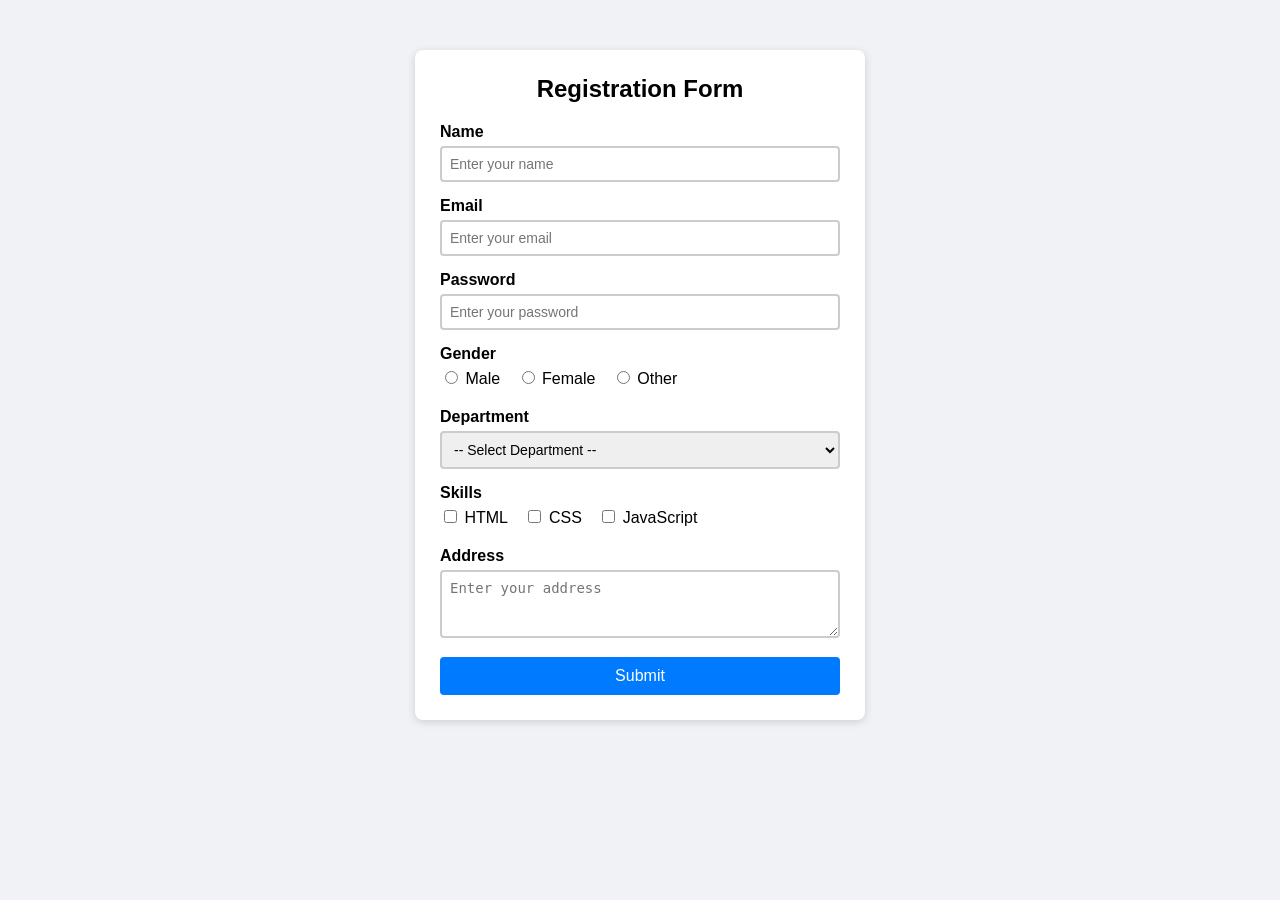
<file: Practice/index.html>
<!DOCTYPE html>
<html lang="en">
<head>
  <meta charset="UTF-8">
  <meta name="viewport" content="width=device-width, initial-scale=1.0">
  <title>Registration Form</title>
  <link rel="stylesheet" href="style.css">
</head>
<body>

  <div class="container">
    <h2>Registration Form</h2>

    <form id="myForm" novalidate>

      <!-- Name -->
      <div class="form-group">
        <label for="name">Name</label>
        <input type="text" id="name" placeholder="Enter your name">
        <span class="error" id="nameError"></span>
      </div>

      <!-- Email -->
      <div class="form-group">
        <label for="email">Email</label>
        <input type="text" id="email" placeholder="Enter your email">
        <span class="error" id="emailError"></span>
      </div>

      <!-- Password -->
      <div class="form-group">
        <label for="password">Password</label>
        <input type="password" id="password" placeholder="Enter your password">
        <span class="error" id="passwordError"></span>
      </div>

      <!-- Gender -->
      <div class="form-group">
        <label>Gender</label>
        <div class="options">
          <label><input type="radio" name="gender" value="Male"> Male</label>
          <label><input type="radio" name="gender" value="Female"> Female</label>
          <label><input type="radio" name="gender" value="Other"> Other</label>
        </div>
        <span class="error" id="genderError"></span>
      </div>

      <!-- Department -->
      <div class="form-group">
        <label for="department">Department</label>
        <select id="department">
          <option value="">-- Select Department --</option>
          <option value="CSE">CSE</option>
          <option value="EEE">EEE</option>
          <option value="BBA">BBA</option>
          <option value="English">English</option>
        </select>
        <span class="error" id="departmentError"></span>
      </div>

      <!-- Skills -->
      <div class="form-group">
        <label>Skills</label>
        <div class="options">
          <label><input type="checkbox" name="skill" value="HTML"> HTML</label>
          <label><input type="checkbox" name="skill" value="CSS"> CSS</label>
          <label><input type="checkbox" name="skill" value="JavaScript"> JavaScript</label>
        </div>
        <span class="error" id="skillError"></span>
      </div>

      <!-- Address -->
      <div class="form-group">
        <label for="address">Address</label>
        <textarea id="address" rows="3" placeholder="Enter your address"></textarea>
        <span class="error" id="addressError"></span>
      </div>

      <button type="submit">Submit</button>
    </form>
  </div>

  <script src="script.js"></script>
</body>
</html>
</file>
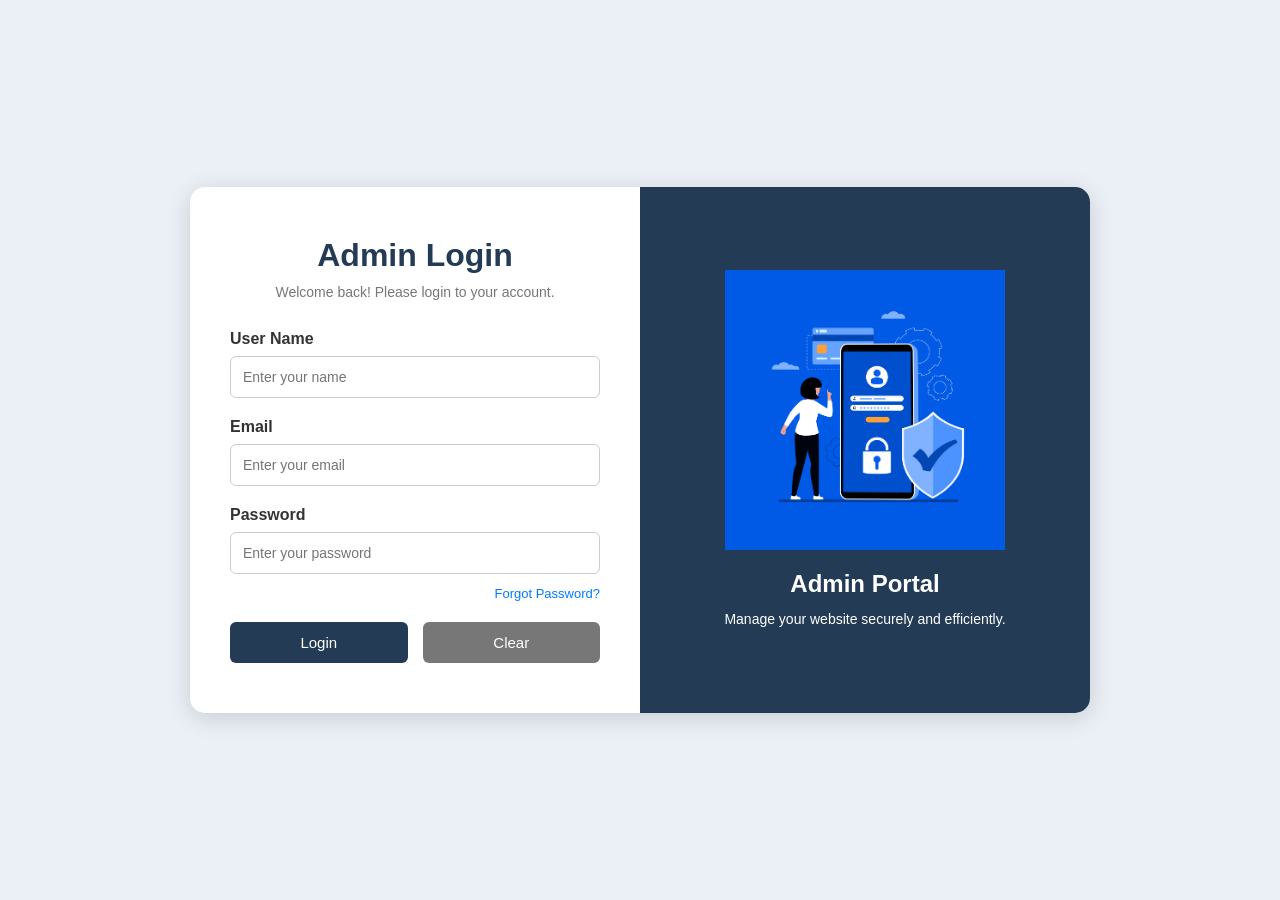
<file: admin_login.html>
<!DOCTYPE html>
<html lang="en">
<head>
    <meta charset="UTF-8">
    <meta name="viewport" content="width=device-width, initial-scale=1.0">
    <title>Admin Login Page</title>
    <link rel="stylesheet" href="adminLogin.css">
</head>
<body>

    <div class="container">

        <!-- Left Side: Login Form -->
        <div class="login-section">

            <h1>Admin Login</h1>
            <p class="subtitle">Welcome back! Please login to your account.</p>

            <form id="adminForm" novalidate>

                <div class="adminLogin-group">
                    <label for="name">User Name</label>
                    <input type="text" id="name" placeholder="Enter your name">
                    <span class="error" id="userNameError"></span>
                </div>

                <div class="adminLogin-group">
                    <label for="email">Email</label>
                    <input type="email" id="email" placeholder="Enter your email">
                    <span class="error" id="emailError"></span>
                </div>

                <div class="adminLogin-group">
                    <label for="password">Password</label>
                    <input type="password" id="password" placeholder="Enter your password">
                    <span class="error" id="passwordError"></span>

                    <div class="forgot-password">
                        <a href="help.html">Forgot Password?</a>
                    </div>
                </div>

                <div class="button-group">
                    <button type="submit">Login</button>
                    <button type="reset" class="clear-btn">Clear</button>
                </div>

            </form>
        </div>

        <!-- Right Side: Image -->
        <div class="image-section">

            <img src="admin.jpg" alt="Admin Illustration">

            <h2>Admin Portal</h2>
            <p>Manage your website securely and efficiently.</p>

        </div>

    </div>

</body>
</html>
</file>
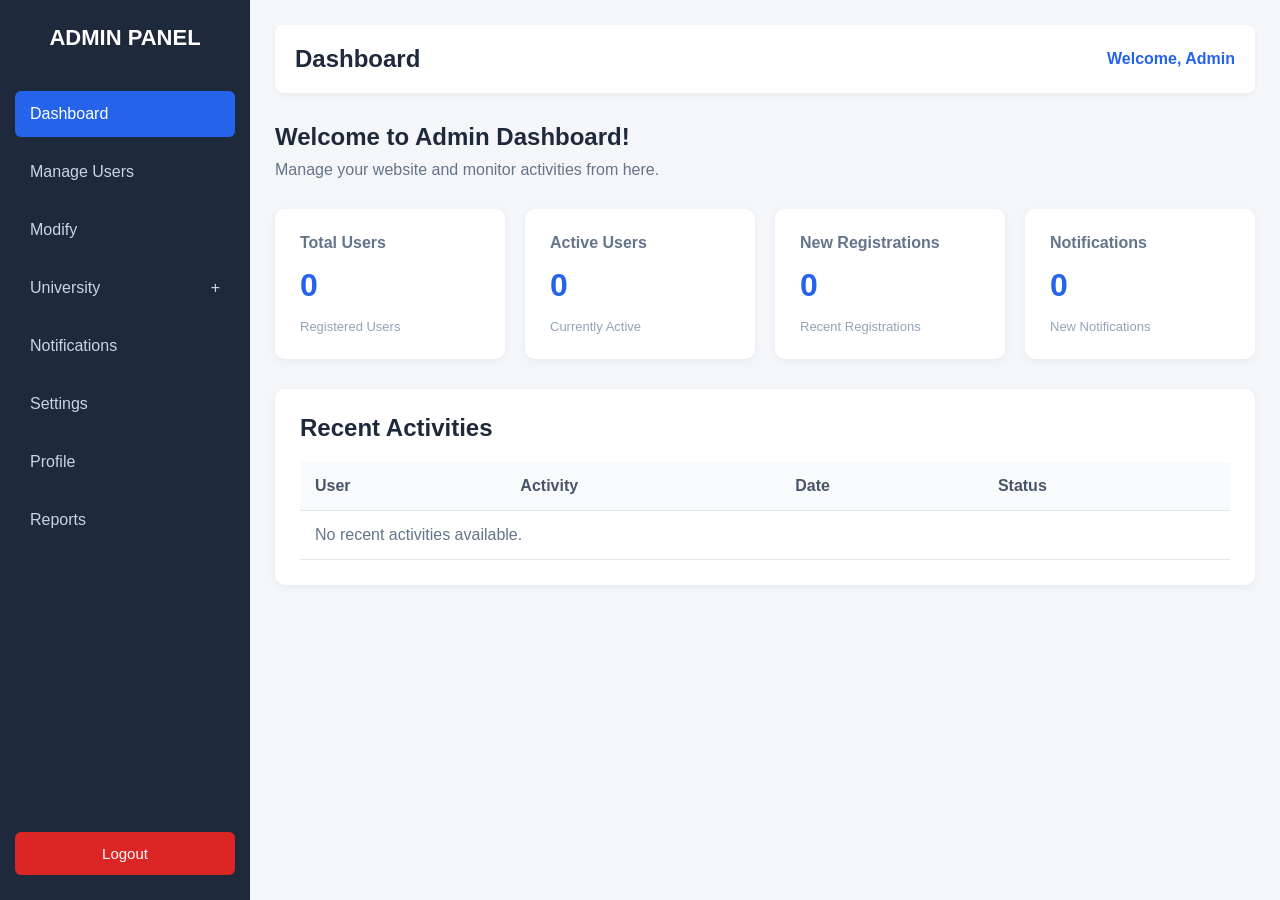
<file: adminDashboard.html>
<!DOCTYPE html>
<html lang="en">

<head>
    <meta charset="UTF-8">
    <meta name="viewport" content="width=device-width, initial-scale=1.0">

    <title>Admin Dashboard</title>

    <link rel="stylesheet" href="adminDashboard.css">
</head>

<body>

    <div class="dashboard-container">

        <!-- Sidebar -->
        <aside class="sidebar">

            <h2 class="logo">ADMIN PANEL</h2>

            <ul class="sidebar-menu">

                <li class="active">
                    <a href="adminDashboard.html">Dashboard</a>
                </li>

                <li>
                    <a href="manageUsers.html">Manage Users</a>
                </li>
                <li>
                    <a href="modifyUniversity.html">Modify</a>
                </li>

                <!-- University Menu -->
                <li class="university-menu">

                    <button type="button" class="menu-toggle"
                        id="universityToggle"
                        aria-expanded="false"
                        aria-controls="universitySubmenu">

                        <span>University</span>
                        <span id="universityArrow">+</span>

                    </button>

                    <!-- University Submenu -->
                    <ul class="submenu" id="universitySubmenu" hidden>

                        <li>
                            <a href="#" id="publicUniversityLink">
                                Public University
                            </a>
                        </li>

                        <li>
                            <a href="privateDashboard.html">
                                Private University
                            </a>
                        </li>

                    </ul>

                </li>

                <li>
                    <a href="notifications.html">Notifications</a>
                </li>

                <li>
                    <a href="settings.html">Settings</a>
                </li>

                <li>
                    <a href="profile.html">Profile</a>
                </li>

                <li>
                    <a href="reports.html">Reports</a>
                </li>

            </ul>

            <div class="logout-section">
                <button id="logoutBtn">Logout</button>
            </div>

        </aside>


        <!-- Main Content -->
        <main class="main-content">

            <!-- Top Navigation -->
            <header class="topbar">

                <h2>Dashboard</h2>

                <div class="admin-info">
                    <span>Welcome, Admin</span>
                </div>

            </header>


            <!-- Welcome Section -->
            <section class="welcome-section">

                <h1>Welcome to Admin Dashboard!</h1>

                <p>Manage your website and monitor activities from here.</p>

            </section>


            <!-- Dashboard Cards -->
            <section class="dashboard-cards">

                <div class="card">
                    <h3>Total Users</h3>
                    <h1 id="totalUsers">0</h1>
                    <p>Registered Users</p>
                </div>

                <div class="card">
                    <h3>Active Users</h3>
                    <h1 id="activeUsers">0</h1>
                    <p>Currently Active</p>
                </div>

                <div class="card">
                    <h3>New Registrations</h3>
                    <h1 id="newUsers">0</h1>
                    <p>Recent Registrations</p>
                </div>

                <div class="card">
                    <h3>Notifications</h3>
                    <h1 id="totalNotifications">0</h1>
                    <p>New Notifications</p>
                </div>

            </section>


            <!-- Recent Activities -->
            <section class="recent-activities">

                <h2>Recent Activities</h2>

                <table>

                    <thead>
                        <tr>
                            <th>User</th>
                            <th>Activity</th>
                            <th>Date</th>
                            <th>Status</th>
                        </tr>
                    </thead>

                    <tbody id="activityTable">

                        <tr>
                            <td colspan="4">No recent activities available.</td>
                        </tr>

                    </tbody>

                </table>

            </section>

        </main>

    </div>

    <script src="adminDashboard.js"></script>

</body>
</html>
</file>
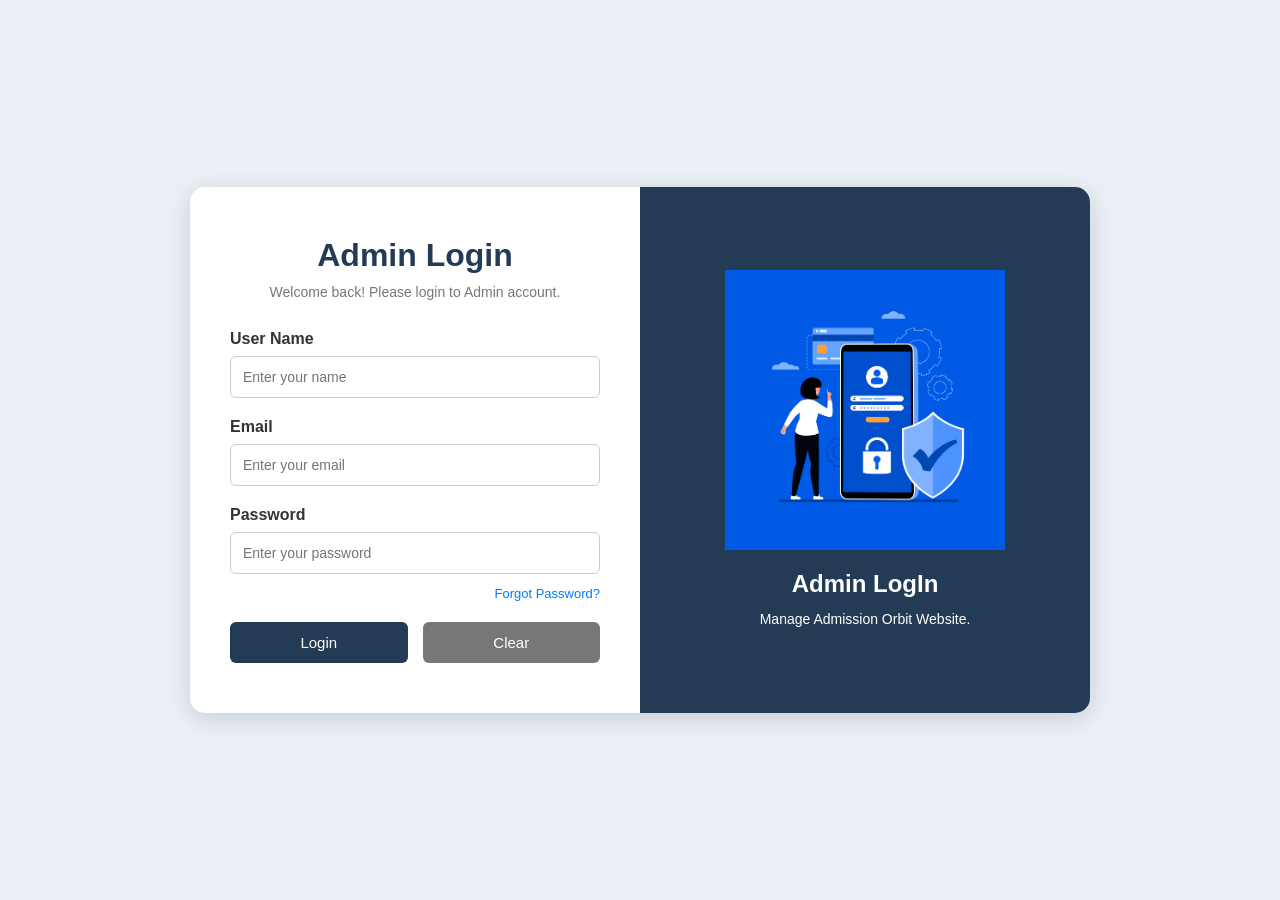
<file: adminLogin.html>
<!DOCTYPE html>
<html lang="en">
<head>
    <meta charset="UTF-8">
    <meta name="viewport" content="width=device-width, initial-scale=1.0">
    <title>Admin Login Page</title>
    <link rel="stylesheet" href="adminLogin.css">
</head>
<body>

    <div class="container">

        <!--Left Side:Login Form-->
        <div class="login-section">

            <h1>Admin Login</h1>
            <p class="subtitle">Welcome back! Please login to Admin account.</p>

            <form id="adminForm" novalidate>

                <div class="adminLogin-group">
                    <label for="name">User Name</label>
                    <input type="text" id="username" placeholder="Enter your name">
                    <span class="error" id="userNameError"></span>
                </div>

                <div class="adminLogin-group">
                    <label for="email">Email</label>
                    <input type="email" id="email" placeholder="Enter your email">
                    <span class="error" id="emailError"></span>
                </div>

                <div class="adminLogin-group">
                    <label for="password">Password</label>
                    <input type="password" id="password" placeholder="Enter your password">
                    <span class="error" id="passwordError"></span>

                    <div class="forgot-password">
                        <a href="forgetPassword.html">Forgot Password?</a>
                    </div>
                </div>

                <div class="button-group">
                    <button type="submit">Login</button>
                    <button type="reset" class="clear-btn">Clear</button>
                </div>

            </form>
        </div>

        <!--Right Side:Image -->
        <div class="image-section">

            <img src="admin.jpg" alt="Admin Illustration">

            <h2>Admin LogIn</h2>
            <p>Manage Admission Orbit Website.</p>
            

        </div>

    </div>
<script src="adminLogin.js"></script>
</body>
</html>
</file>
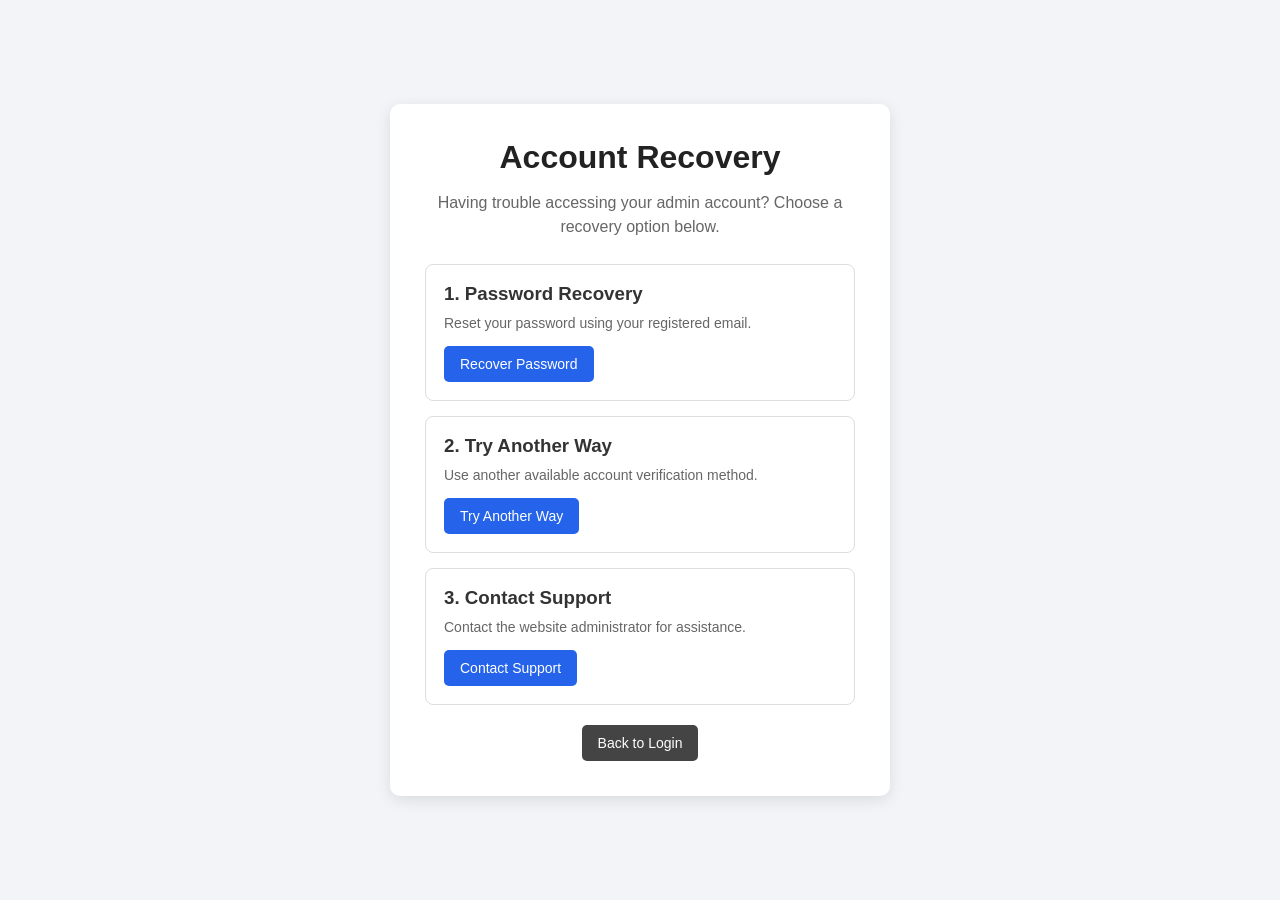
<file: forgetPassword.html>
<!DOCTYPE html>
<html lang="en">
<head>
    <meta charset="UTF-8">
    <meta name="viewport" content="width=device-width, initial-scale=1.0">
    <title>Account Recovery</title>
    <link rel="stylesheet" href="forgetPassword.css">
</head>

<body>

    <div class="container">

        <div class="login-section">

            <h1>Account Recovery</h1>

            <p class="subtitle">
                Having trouble accessing your admin account?
                Choose a recovery option below.
            </p>

            <!-- Option 1: Password Recovery -->
            <div class="adminLogin-group">
                <h3>1. Password Recovery</h3>
                <p>Reset your password using your registered email.</p>

                <button onclick="passwordRecovery()">
                    Recover Password
                </button>
            </div>

            <!-- Option 2: Try Another Way -->
            <div class="adminLogin-group">
                <h3>2. Try Another Way</h3>
                <p>Use another available account verification method.</p>

                <button onclick="tryAnotherWay()">
                    Try Another Way
                </button>
            </div>

            <!-- Option 3: Contact Support -->
            <div class="adminLogin-group">
                <h3>3. Contact Support</h3>
                <p>Contact the website administrator for assistance.</p>

                <button onclick="contactSupport()">
                    Contact Support
                </button>
            </div>

            <!-- Back to Login -->
            <div class="button-group">
                <button onclick="window.location.href='adminLogin.html'">
                    Back to Login
                </button>
            </div>

        </div>

    </div>

    <script>

        // Option 1: Password Recovery
        function passwordRecovery() {
            let email = prompt("Enter your registered email:");

            if (email === null || email.trim() === "") {
                alert("Please enter your email address.");
            }
            else if (email.trim() === "admin123@gmail.com") {
                alert("Password recovery request submitted successfully!");
            }
            else {
                alert("Email address not registered!");
            }
        }

        // Option 2: Try Another Way
        function tryAnotherWay() {
            let choice = prompt(
                "Choose another verification method:\n1. Username\n2. Email"
            );

            if (choice === "1") {
                let username = prompt("Enter your username:");

                if (username === "admin") {
                    alert("Username verified successfully!");
                }
                else {
                    alert("Invalid username!");
                }
            }
            else if (choice === "2") {
                let email = prompt("Enter your registered email:");

                if (email === "admin123@gmail.com") {
                    alert("Email verified successfully!");
                }
                else {
                    alert("Invalid email!");
                }
            }
            else if (choice !== null) {
                alert("Invalid selection!");
            }
        }

        // Option 3: Contact Support
        function contactSupport() {
            alert(
                "For account assistance, please contact:\n\n" +
                "Email: admin123@gmail.com"
            );
        }

    </script>
    <script src="forgetPassword.js"></script>

</body>
</html>
</file>
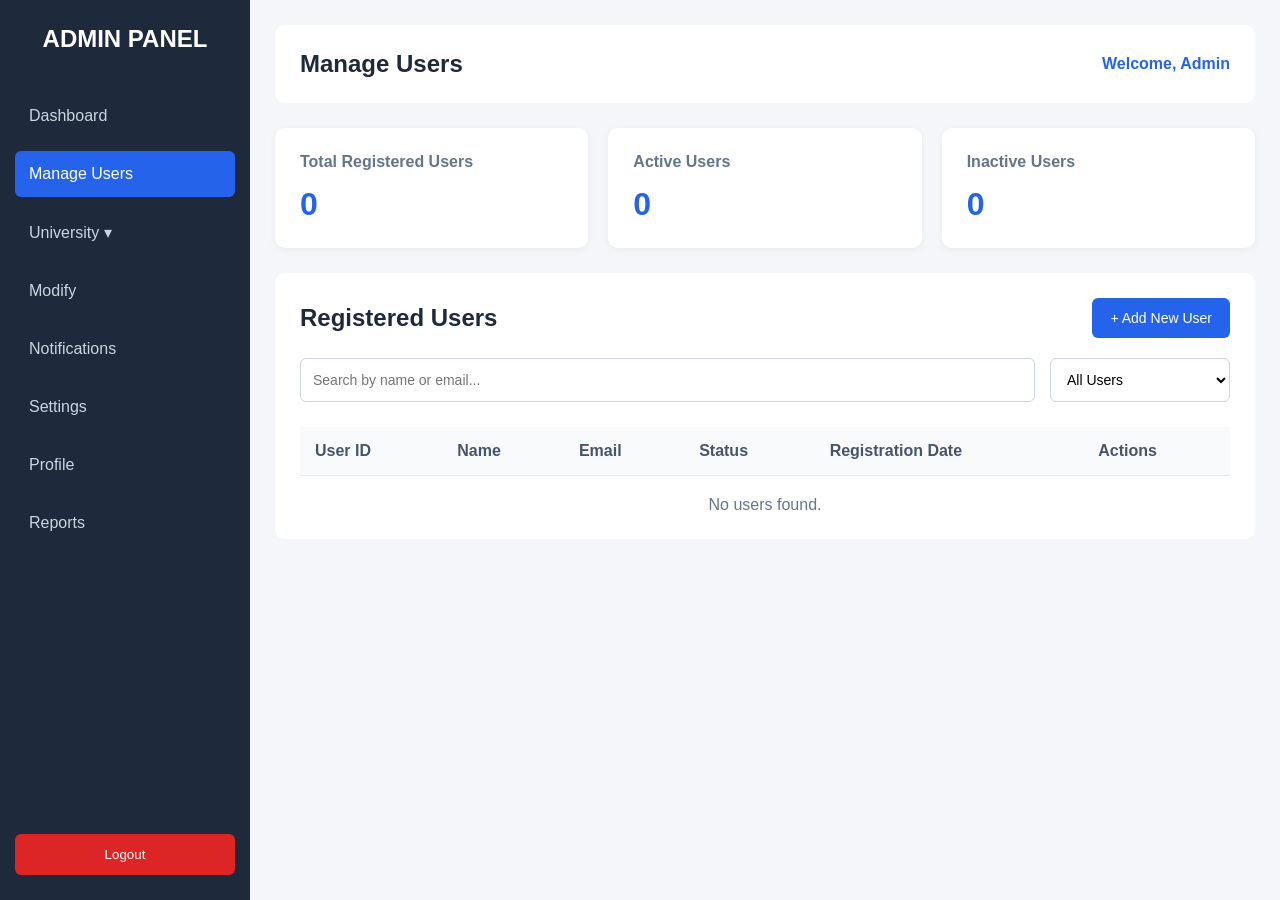
<file: manageUsers.html>
<!DOCTYPE html>
<html lang="en">

<head>
    <meta charset="UTF-8">
    <meta name="viewport" content="width=device-width, initial-scale=1.0">

    <title>Manage Users</title>

    <link rel="stylesheet" href="manageUsers.css">
</head>

<body>

    <div class="dashboard-container">

        <!-- Sidebar -->
        <aside class="sidebar">

            <h2>ADMIN PANEL</h2>

            <ul>
                <li>
                    <a href="adminDashboard.html">Dashboard</a>
                </li>

                <li class="active">
                    <a href="manageUsers.html">Manage Users</a>
                </li>

                <!-- University Menu -->
                <li>
                    <a href="#" id="universityToggle">University ▾</a>

                    <ul class="submenu" id="universitySubmenu">
                        <li>
                            <a href="publicDashboard.html">Public University</a>
                        </li>

                        <li>
                            <a href="privateDashboard.html">Private University</a>
                        </li>
                    </ul>
                </li>

                <!-- Modify Option -->
                <li>
                    <a href="modifyUniversity.html">Modify</a>
                </li>

                <li>
                    <a href="notifications.html">Notifications</a>
                </li>

                <li>
                    <a href="settings.html">Settings</a>
                </li>

                <li>
                    <a href="profile.html">Profile</a>
                </li>

                <li>
                    <a href="reports.html">Reports</a>
                </li>
            </ul>

            <button id="logoutBtn">Logout</button>

        </aside>


        <!-- Main Content -->
        <main class="main-content">

            <!-- Topbar -->
            <header class="topbar">
                <h2>Manage Users</h2>
                <span>Welcome, Admin</span>
            </header>


            <!-- User Summary -->
            <section class="user-summary">

                <div class="summary-card">
                    <h3>Total Registered Users</h3>
                    <h1 id="totalUsers">0</h1>
                </div>

                <div class="summary-card">
                    <h3>Active Users</h3>
                    <h1 id="activeUsers">0</h1>
                </div>

                <div class="summary-card">
                    <h3>Inactive Users</h3>
                    <h1 id="inactiveUsers">0</h1>
                </div>

            </section>


            <!-- Registered Users Section -->
            <section class="user-section">

                <div class="section-header">

                    <h2>Registered Users</h2>

                    <button id="addUserBtn" class="add-user-btn">
                        + Add New User
                    </button>

                </div>


                <!-- Search and Filter -->
                <div class="search-filter-section">

                    <input
                        type="text"
                        id="searchUser"
                        placeholder="Search by name or email..."
                    >

                    <select id="statusFilter">
                        <option value="all">All Users</option>
                        <option value="Active">Active Users</option>
                        <option value="Inactive">Inactive Users</option>
                    </select>

                </div>


                <!-- Users Table -->
                <div class="table-container">

                    <table>

                        <thead>
                            <tr>
                                <th>User ID</th>
                                <th>Name</th>
                                <th>Email</th>
                                <th>Status</th>
                                <th>Registration Date</th>
                                <th>Actions</th>
                            </tr>
                        </thead>

                        <tbody id="userTable">
                            <!-- User records will be displayed here -->
                        </tbody>

                    </table>

                </div>

                <p id="noUsers" class="no-users"></p>

            </section>

        </main>

    </div>


    <!-- Add / Edit User Modal -->
    <div id="userModal" class="modal">

        <div class="modal-content">

            <span class="close-modal" id="closeUserModal">&times;</span>

            <h2 id="userModalTitle">Add New User</h2>

            <form id="userForm">

                <input type="hidden" id="editUserId">

                <label for="userName">Full Name</label>
                <input
                    type="text"
                    id="userName"
                    placeholder="Enter full name"
                    required
                >

                <label for="userEmail">Email Address</label>
                <input
                    type="email"
                    id="userEmail"
                    placeholder="Enter email address"
                    required
                >

                <label for="userPassword">Password</label>
                <input
                    type="password"
                    id="userPassword"
                    placeholder="Enter password"
                >

                <label for="userStatus">Account Status</label>
                <select id="userStatus">
                    <option value="Active">Active</option>
                    <option value="Inactive">Inactive</option>
                </select>

                <button type="submit" id="saveUserBtn">
                    Save User
                </button>

            </form>

        </div>

    </div>


    <!-- View User Details Modal -->
    <div id="detailsModal" class="modal">

        <div class="modal-content">

            <span class="close-modal" id="closeDetailsModal">&times;</span>

            <h2>User Details</h2>

            <div class="user-details">

                <p><strong>User ID:</strong> <span id="detailId"></span></p>

                <p><strong>Name:</strong> <span id="detailName"></span></p>

                <p><strong>Email:</strong> <span id="detailEmail"></span></p>

                <p><strong>Status:</strong> <span id="detailStatus"></span></p>

                <p><strong>Registration Date:</strong> <span id="detailDate"></span></p>

            </div>

        </div>

    </div>


    <script src="manageUsers.js"></script>

</body>
</html>
</file>
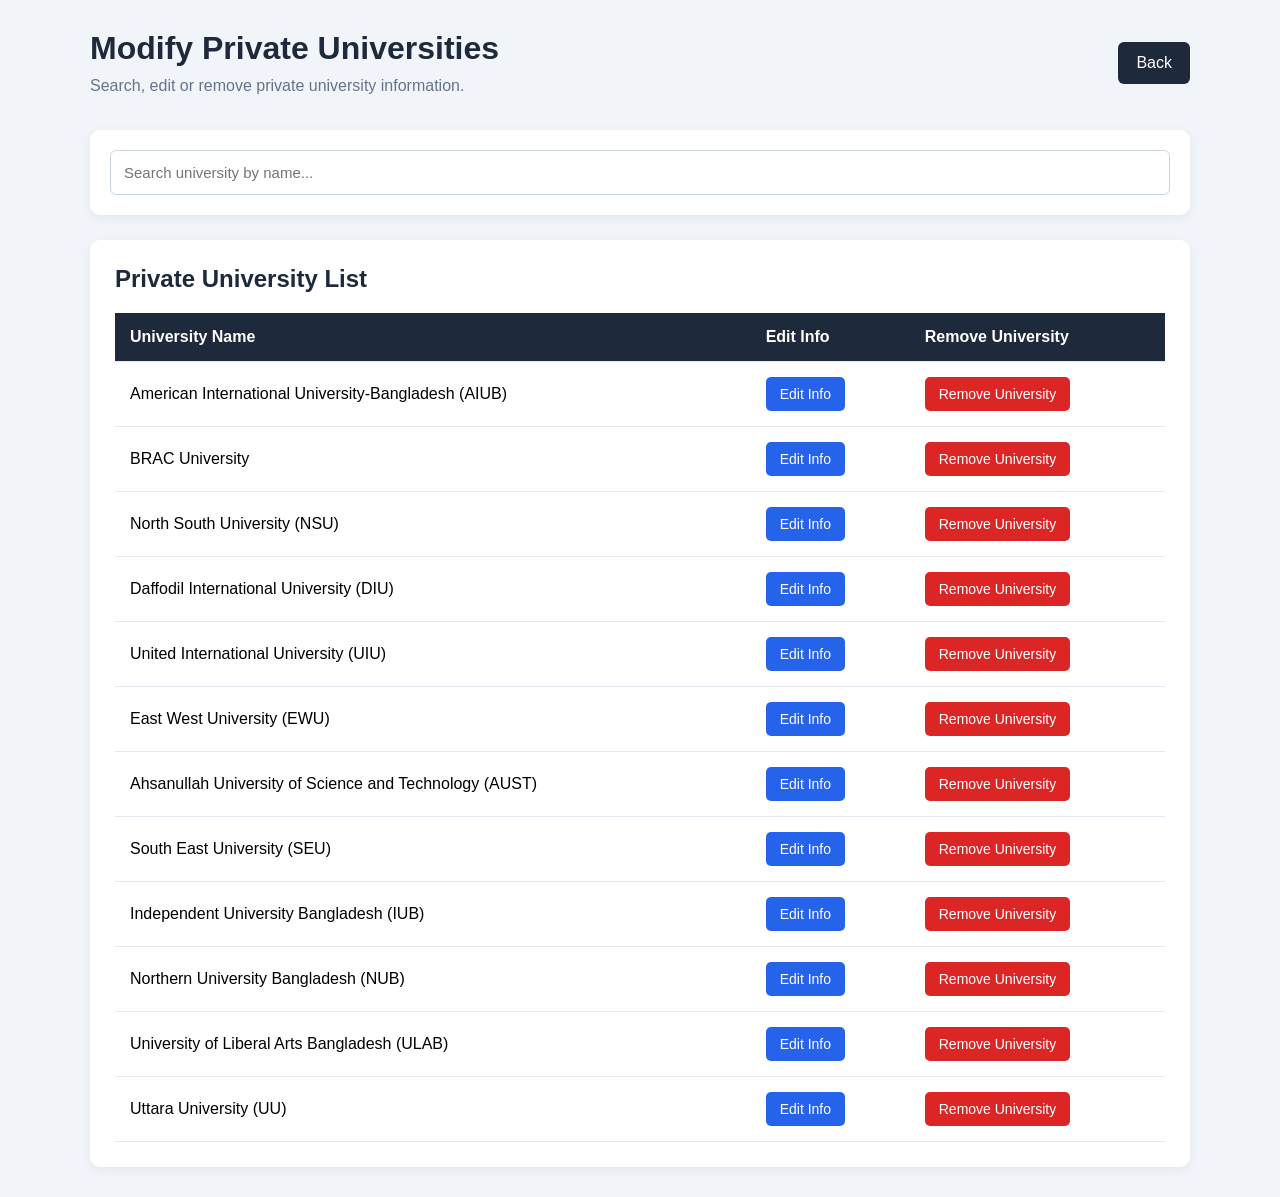
<file: modifyPrivateUniversity.html>
<!DOCTYPE html>
<html lang="en">

<head>
    <meta charset="UTF-8">
    <meta name="viewport" content="width=device-width, initial-scale=1.0">

    <title>Modify Private Universities</title>

    <link rel="stylesheet" href="modifyPrivateUniversity.css">
</head>

<body>

    <div class="container">

        <!-- Page Header -->
        <header class="page-header">

            <div>
                <h1>Modify Private Universities</h1>
                <p>Search, edit or remove private university information.</p>
            </div>

            <a href="modifyUniversity.html" class="back-button">
                Back
            </a>

        </header>


        <!-- Search Section -->
        <section class="search-section">

            <input
                type="text"
                id="searchUniversity"
                placeholder="Search university by name..."
            >

        </section>


        <!-- University List -->
        <section class="university-section">

            <h2>Private University List</h2>

            <div class="table-container">

                <table>

                    <thead>
                        <tr>
                            <th>University Name</th>
                            <th>Edit Info</th>
                            <th>Remove University</th>
                        </tr>
                    </thead>

                    <tbody id="universityTable">

                        <!-- University records will be displayed here using JavaScript -->

                    </tbody>

                </table>

                <p id="noUniversity" class="no-university" hidden>
                    No university found.
                </p>

            </div>

        </section>

    </div>


    <script src="modifyPrivateUniversity.js"></script>

</body>
</html>
</file>
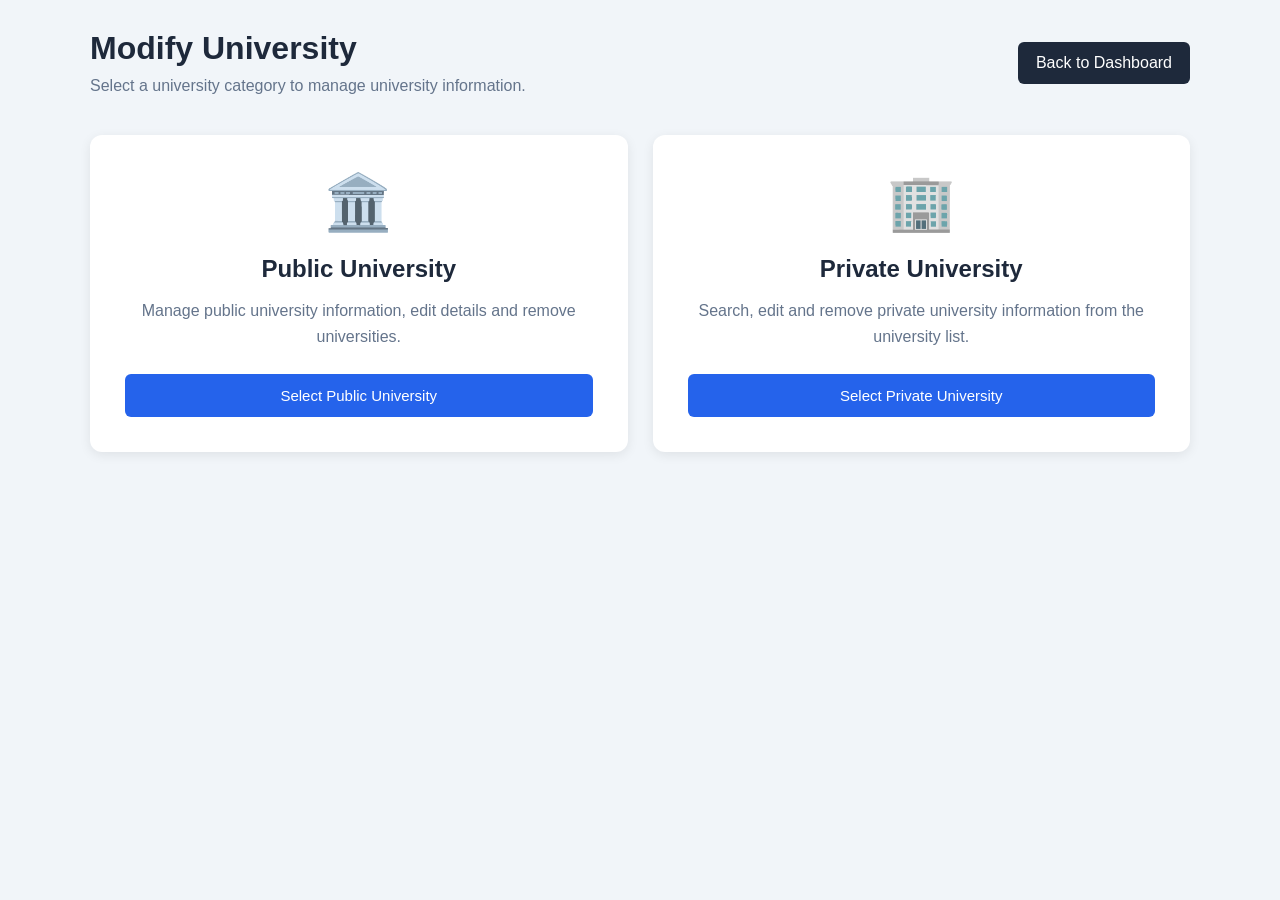
<file: modifyUniversity.html>
<!DOCTYPE html>
<html lang="en">

<head>
    <meta charset="UTF-8">
    <meta name="viewport" content="width=device-width, initial-scale=1.0">

    <title>Modify University</title>

    <link rel="stylesheet" href="modifyUniversity.css">
</head>

<body>

    <div class="container">

        <!-- Header -->
        <header class="page-header">

            <div>
                <h1>Modify University</h1>
                <p>Select a university category to manage university information.</p>
            </div>

            <a href="adminDashboard.html" class="back-button">
                Back to Dashboard
            </a>

        </header>


        <!-- University Categories -->
        <section class="university-options">

            <!-- Public University -->
            <div class="university-card">

                <div class="card-icon">🏛️</div>

                <h2>Public University</h2>

                <p>
                    Manage public university information,
                    edit details and remove universities.
                </p>

                <button type="button" id="publicUniversityBtn">
                    Select Public University
                </button>

            </div>


            <!-- Private University -->
            <div class="university-card">

                <div class="card-icon">🏢</div>

                <h2>Private University</h2>

                <p>
                    Search, edit and remove private university
                    information from the university list.
                </p>

                <button type="button" id="privateUniversityBtn">
                    Select Private University
                </button>

            </div>

        </section>

    </div>

    <script src="modifyUniversity.js"></script>

</body>
</html>
</file>
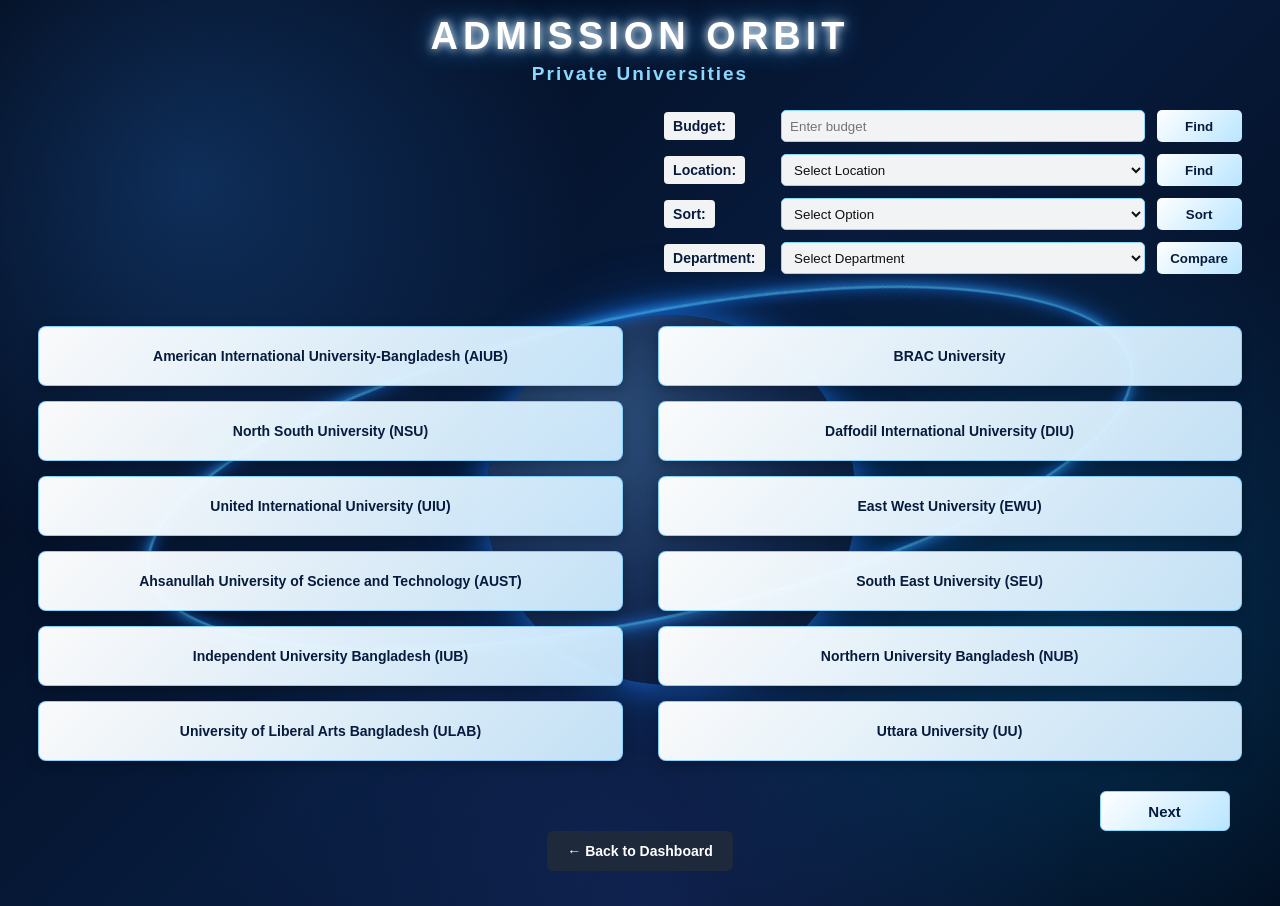
<file: privateDashboard.html>
<!DOCTYPE html>
<html lang="en">
<head>
    <meta charset="UTF-8">
    <meta name="viewport" content="width=device-width, initial-scale=1.0">
    <title>Admission Orbit - Private Universities</title>
    <link rel="stylesheet" href="privateDashboard.css">
</head>
<body>

    <div class="container">

        <h1>ADMISSION ORBIT</h1>
        <h3>Private Universities</h3>

        <div class="controls">

            <div class="control">
                <label for="budget">Budget:</label>
                <input type="number" id="budget" placeholder="Enter budget">
               <button onclick="window.location.href='scholarship.html'">
                  Find</button>
            </div>

            <div class="control">
                <label for="location">Location:</label>
                <select id="location">
                    <option value="">Select Location</option>
                    <option value="Bashundhara">Bashundhara</option>
                    <option value="Mohammadpur">Mohammadpur</option>
                    <option value="Dhanmondi">Dhanmondi</option>
                    <option value="Other">Other</option>
                </select>
                <button onclick="window.location.href='distance.html'">Find</button>
            </div>

            <div class="control">
                <label for="sort">Sort:</label>
                <select id="sort">
                    <option value="">Select Option</option>
                    <option value="ascending">Application Deadline</option>
                    <option value="descending">Exam Date</option>
                </select>
                <button onclick="window.location.href='examsort.html'">Sort</button>
            </div>

            <div class="control">
                <label for="department">Department:</label>
                <select id="department">
                    <option value="">Select Department</option>
                    <option value="CSE">CSE</option>
                    <option value="EEE">EEE</option>
                    <option value="BBA">BBA</option>
                    <option value="English">English</option>
                    <option value="Architecture">Architecture</option>
                    <option value="Pharmacy">Pharmacy</option>
                    <option value="Economics">Economics</option>
                    <option value="CE">CE</option>
                </select>
                <button onclick="window.location.href='compare.html'">Compare</button>
            </div>

        </div>

        <div class="university-container" id="universityList">

            <button onclick="openUniversity('aiub.html')">
                American International University-Bangladesh (AIUB)
            </button>

            <button onclick="openUniversity('brac.html')">
                BRAC University
            </button>

            <button onclick="openUniversity('nsu.html')">
                North South University (NSU)
            </button>

            <button onclick="openUniversity('diu.html')">
                Daffodil International University (DIU)
            </button>

            <button onclick="openUniversity('uiu.html')">
                United International University (UIU)
            </button>

            <button onclick="openUniversity('ewu.html')">
                East West University (EWU)
            </button>

            <button onclick="openUniversity('aust.html')">
                Ahsanullah University of Science and Technology (AUST)
            </button>

            <button onclick="openUniversity('seu.html')">
                South East University (SEU)
            </button>

            <button onclick="openUniversity('iub.html')">
                Independent University Bangladesh (IUB)
            </button>

            <button onclick="openUniversity('nub.html')">
                Northern University Bangladesh (NUB)
            </button>

            <button onclick="openUniversity('ulab.html')">
                 University of Liberal Arts Bangladesh (ULAB)
            </button>

            <button onclick="openUniversity('uu.html')">
                Uttara University (UU)
            </button>

        </div>

        <button class="next" onclick="nextPage()">Next</button>

        <div class="dashboard-back">
           <a href="adminDashboard.html">← Back to Dashboard</a>
         </div>

    </div>

    <script src="privateDashboard.js"></script>

</body>
</html>
</file>
<file: Practice/style.css>
* {
  box-sizing: border-box;
}

body {
  font-family: Arial, sans-serif;
  background-color: #f0f2f5;
  margin: 0;
  padding: 20px;
}

.container {
  max-width: 450px;
  margin: 30px auto;
  background-color: #ffffff;
  padding: 25px;
  border-radius: 8px;
  box-shadow: 0 2px 8px rgba(0, 0, 0, 0.15);
}

/* Done */
h2 {
  text-align: center;
  margin-top: 0;
}

/* Done */
.form-group {
  margin-bottom: 15px; 
 } 
 

label {
  display: block;
  font-weight: bold;
  margin-bottom: 5px;
}

.options label {
  display: inline-block;
  font-weight: normal;
  margin-right: 12px;
}

input[type="text"],
input[type="password"],
select,
textarea {
  width: 100%;
  padding: 8px;
  border: 2px solid #ccc;
  border-radius: 4px;
  font-size: 14px;
}

/* Error message text */
.error {
  display: block;
  color: red;
  font-size: 13px;
  margin-top: 4px;
}

/* Border classes used by JavaScript */
.errorBorder {
  border-color: red !important;
}

.successBorder {
  border-color: green !important;
}

button {
  width: 100%;
  padding: 10px;
  background-color: #007bff;
  color: white;
  border: none;
  border-radius: 4px;
  font-size: 16px;
  cursor: pointer;
}

button:hover {
  background-color: #0056b3;
}
</file>
<file: adminLogin.css>
* {
    margin: 0;
    padding: 0;
    box-sizing: border-box;
    font-family: Arial, sans-serif;
}

body {
    min-height: 100vh;
    display: flex;
    justify-content: center;
    align-items: center;
    background: #eaf0f6;
}

/* Main Container */
.container {
    width: 900px;
    min-height: 520px;
    display: flex;
    flex-direction: row;
    background: white;
    border-radius: 15px;
    overflow: hidden;
    box-shadow: 0 5px 25px rgba(0, 0, 0, 0.15);
}

/* Left Side: Login Form */
.login-section {
    width: 50%;
    padding: 50px 40px;
    display: flex;
    flex-direction: column;
    justify-content: center;
}

h1 {
    text-align: center;
    color: #243b55;
    margin-bottom: 10px;
}

.subtitle {
    text-align: center;
    color: #777;
    font-size: 14px;
    margin-bottom: 30px;
}

.adminLogin-group {
    margin-bottom: 20px;
}

.adminLogin-group label {
    display: block;
    margin-bottom: 8px;
    font-weight: bold;
    color: #333;
}

.adminLogin-group input {
    width: 100%;
    padding: 12px;
    border: 1px solid #ccc;
    border-radius: 6px;
    font-size: 14px;
    outline: none;
}

.adminLogin-group input:focus {
    border-color: #243b55;
}

.error {
    display: block;
    color: red;
    font-size: 12px;
    margin-top: 5px;
}

/* Forgot Password */
.forgot-password {
    text-align: right;
    margin-top: 10px;
}

.forgot-password a {
    color: #007bff;
    text-decoration: none;
    font-size: 13px;
}

.forgot-password a:hover {
    text-decoration: underline;
}

/* Buttons */
.button-group {
    display: flex;
    gap: 15px;
    margin-top: 20px;
}

.button-group button {
    flex: 1;
    padding: 12px;
    border: none;
    border-radius: 6px;
    background: #243b55;
    color: white;
    font-size: 15px;
    cursor: pointer;
}

.button-group button:hover {
    background: #141e30;
}

.button-group .clear-btn {
    background: #777;
}

.button-group .clear-btn:hover {
    background: #555;
}

/* Right Side: Image */
.image-section {
    width: 50%;
    background: #243b55;
    color: white;
    display: flex;
    flex-direction: column;
    justify-content: center;
    align-items: center;
    text-align: center;
    padding: 35px;
}

.image-section img {
    width: 100%;
    max-width: 350px;
    height: 280px;
    object-fit: contain;
    margin-bottom: 20px;
}

.image-section h2 {
    margin-bottom: 10px;
}

.image-section p {
    font-size: 14px;
    line-height: 1.6;
}

/* Mobile Responsive */
@media (max-width: 700px) {
    body {
        padding: 20px 0;
    }

    .container {
        width: 90%;
        flex-direction: column;
    }

    .login-section,
    .image-section {
        width: 100%;
    }

    .image-section img {
        height: 180px;
    }
}
</file>
<file: adminDashboard.css>
* {
    margin: 0;
    padding: 0;
    box-sizing: border-box;
}

body {
    font-family: Arial, sans-serif;
    background-color: #f4f6f9;
}

/* Main Layout */
.dashboard-container {
    display: flex;
    min-height: 100vh;
}

/* Sidebar */
.sidebar {
    width: 250px;
    background-color: #1e293b;
    color: white;
    padding: 25px 15px;

    display: flex;
    flex-direction: column;
}

.logo {
    text-align: center;
    margin-bottom: 40px;
    font-size: 22px;
}

/* Sidebar Menu */
.sidebar-menu {
    list-style: none;
}

.sidebar-menu li {
    margin-bottom: 12px;
}

.sidebar-menu a {
    display: block;
    text-decoration: none;
    color: #cbd5e1;

    padding: 14px 15px;
    border-radius: 6px;

    transition: 0.3s;
}

.sidebar-menu a:hover,
.sidebar-menu li.active a {
    background-color: #2563eb;
    color: white;
}

/* University Menu */
.sidebar-menu .university-menu {
    margin-bottom: 12px;
}

/* University Button */
.menu-toggle {
    width: 100%;
    display: flex;
    justify-content: space-between;
    align-items: center;

    padding: 14px 15px;

    background-color: transparent;
    color: #cbd5e1;

    border: none;
    border-radius: 6px;

    font-size: 16px;
    text-align: left;

    cursor: pointer;
    transition: 0.3s;
}

.menu-toggle:hover,
.menu-toggle[aria-expanded="true"] {
    background-color: #2563eb;
    color: white;
}

/* University Submenu */
.sidebar-menu .submenu {
    list-style: none;

    margin: 6px 0 0 12px;
    padding-left: 10px;

    border-left: 2px solid #64748b;
}

/* Hide submenu when closed */
.sidebar-menu .submenu[hidden] {
    display: none;
}

.sidebar-menu .submenu li {
    margin-bottom: 5px;
}

.sidebar-menu .submenu a {
    display: block;

    padding: 10px 12px;

    color: #cbd5e1;
    font-size: 14px;
}

.sidebar-menu .submenu a:hover {
    background-color: #334155;
    color: white;
}

/* Logout */
.logout-section {
    margin-top: auto;
}

.logout-section button {
    width: 100%;
    padding: 13px;

    background-color: #dc2626;
    color: white;

    border: none;
    border-radius: 6px;

    cursor: pointer;
    font-size: 15px;
}

.logout-section button:hover {
    background-color: #b91c1c;
}

/* Main Content */
.main-content {
    flex: 1;
    padding: 25px;
    min-width: 0;
}

/* Topbar */
.topbar {
    background-color: white;
    padding: 20px;

    display: flex;
    justify-content: space-between;
    align-items: center;

    border-radius: 8px;
    box-shadow: 0 2px 5px rgba(0,0,0,0.05);
}

.topbar h2 {
    color: #1e293b;
}

.admin-info {
    color: #2563eb;
    font-weight: bold;
}

/* Welcome */
.welcome-section {
    margin: 30px 0;
}

.welcome-section h1 {
    color: #1e293b;
    margin-bottom: 10px;
}

.welcome-section p {
    color: #64748b;
}

/* Dashboard Cards */
.dashboard-cards {
    display: grid;
    grid-template-columns: repeat(4, 1fr);
    gap: 20px;
}

.card {
    background-color: white;
    padding: 25px;

    border-radius: 10px;
    box-shadow: 0 2px 8px rgba(0,0,0,0.05);
}

.card h3 {
    color: #64748b;
    font-size: 16px;
}

.card h1 {
    color: #2563eb;
    font-size: 32px;
    margin: 15px 0;
}

.card p {
    color: #94a3b8;
    font-size: 13px;
}

/* Recent Activities */
.recent-activities {
    background-color: white;
    padding: 25px;

    margin-top: 30px;
    border-radius: 10px;

    box-shadow: 0 2px 8px rgba(0,0,0,0.05);
}

.recent-activities h2 {
    margin-bottom: 20px;
    color: #1e293b;
}

table {
    width: 100%;
    border-collapse: collapse;
}

th, td {
    padding: 15px;
    text-align: left;
    border-bottom: 1px solid #e2e8f0;
}

th {
    background-color: #f8fafc;
    color: #475569;
}

td {
    color: #64748b;
}

/* Responsive Design */
@media (max-width: 1000px) {
    .dashboard-cards {
        grid-template-columns: repeat(2, 1fr);
    }
}

@media (max-width: 650px) {
    .dashboard-container {
        flex-direction: column;
    }

    .sidebar {
        width: 100%;
    }

    .sidebar-menu {
        display: grid;
        grid-template-columns: repeat(2, 1fr);
        gap: 5px;
    }

    .dashboard-cards {
        grid-template-columns: 1fr;
    }

    .main-content {
        padding: 15px;
    }

    .recent-activities {
        overflow-x: auto;
    }

    table {
        min-width: 550px;
    }
}
</file>
<file: forgetPassword.css>
* {
    margin: 0;
    padding: 0;
    box-sizing: border-box;
}

body {
    font-family: Arial, sans-serif;
    background-color: #f2f4f7;

    display: flex;
    justify-content: center;
    align-items: center;

    min-height: 100vh;
}

.container {
    width: 90%;
    max-width: 500px;
    background-color: white;

    padding: 35px;
    border-radius: 10px;

    box-shadow: 0 4px 15px rgba(0, 0, 0, 0.1);
}

.login-section h1 {
    text-align: center;
    margin-bottom: 15px;
    color: #222;
}

.subtitle {
    text-align: center;
    color: #666;
    margin-bottom: 25px;
    line-height: 1.5;
}

.adminLogin-group {
    border: 1px solid #ddd;
    border-radius: 8px;

    padding: 18px;
    margin-bottom: 15px;
}

.adminLogin-group h3 {
    color: #333;
    margin-bottom: 8px;
}

.adminLogin-group p {
    color: #666;
    font-size: 14px;
    margin-bottom: 12px;
    line-height: 1.5;
}

button {
    background-color: #2563eb;
    color: white;

    border: none;
    padding: 10px 16px;

    border-radius: 5px;
    cursor: pointer;
    font-size: 14px;
}

button:hover {
    background-color: #1d4ed8;
}

.button-group {
    text-align: center;
    margin-top: 20px;
}

.button-group button {
    background-color: #444;
}

.button-group button:hover {
    background-color: #222;
}
</file>
<file: manageUsers.css>
* {
    margin: 0;
    padding: 0;
    box-sizing: border-box;
}

body {
    font-family: Arial, sans-serif;
    background-color: #f4f6f9;
}

.dashboard-container {
    display: flex;
    min-height: 100vh;
}

/* Sidebar */
.sidebar {
    width: 250px;
    min-width: 250px;
    background-color: #1e293b;
    color: white;
    padding: 25px 15px;
    display: flex;
    flex-direction: column;
}

.sidebar h2 {
    text-align: center;
    margin-bottom: 40px;
}

.sidebar ul {
    list-style: none;
}

.sidebar li {
    margin-bottom: 12px;
}

.sidebar a {
    display: block;
    padding: 14px;
    color: #cbd5e1;
    text-decoration: none;
    border-radius: 6px;
}

.sidebar a:hover,
.sidebar li.active > a {
    background-color: #2563eb;
    color: white;
}

/* University Submenu */
.sidebar .submenu {
    display: none;
    padding-left: 15px;
    margin-top: 5px;
}

.sidebar .submenu.show {
    display: block;
}

.sidebar .submenu li {
    margin-bottom: 5px;
}

.sidebar .submenu a {
    font-size: 14px;
    padding: 11px;
    background-color: #334155;
}

.sidebar .submenu a:hover {
    background-color: #2563eb;
}

/* Logout */
#logoutBtn {
    margin-top: auto;
    padding: 13px;
    background-color: #dc2626;
    color: white;
    border: none;
    border-radius: 6px;
    cursor: pointer;
}

#logoutBtn:hover {
    background-color: #b91c1c;
}

/* Main Content */
.main-content {
    flex: 1;
    min-width: 0;
    padding: 25px;
}

.topbar {
    background-color: white;
    padding: 25px;
    border-radius: 10px;
    display: flex;
    justify-content: space-between;
    align-items: center;
    gap: 15px;
}

.topbar h2 {
    color: #1e293b;
}

.topbar span {
    color: #2563eb;
    font-weight: bold;
}

/* Summary Cards */
.user-summary {
    display: flex;
    flex-wrap: wrap;
    gap: 20px;
    margin: 25px 0;
}

.summary-card {
    background-color: white;
    padding: 25px;
    flex: 1;
    min-width: 200px;
    border-radius: 10px;
    box-shadow: 0 2px 8px rgba(0, 0, 0, 0.05);
}

.summary-card h3 {
    color: #64748b;
    font-size: 16px;
}

.summary-card h1 {
    color: #2563eb;
    margin-top: 15px;
    font-size: 32px;
}

/* User Section */
.user-section {
    background-color: white;
    padding: 25px;
    border-radius: 10px;
}

.section-header {
    display: flex;
    justify-content: space-between;
    align-items: center;
    flex-wrap: wrap;
    gap: 15px;
    margin-bottom: 20px;
}

.section-header h2 {
    color: #1e293b;
}

.add-user-btn {
    padding: 12px 18px;
    background-color: #2563eb;
    color: white;
    border: none;
    border-radius: 6px;
    cursor: pointer;
    font-size: 14px;
}

.add-user-btn:hover {
    background-color: #1d4ed8;
}

/* Search and Filter */
.search-filter-section {
    display: flex;
    gap: 15px;
    margin-bottom: 25px;
    flex-wrap: wrap;
}

#searchUser,
#statusFilter {
    padding: 12px;
    border: 1px solid #cbd5e1;
    border-radius: 6px;
    outline: none;
    font-size: 14px;
}

#searchUser {
    flex: 1;
    min-width: 200px;
}

#statusFilter {
    width: 180px;
    background-color: white;
}

#searchUser:focus,
#statusFilter:focus {
    border-color: #2563eb;
}

/* Table */
.table-container {
    width: 100%;
    overflow-x: auto;
}

table {
    width: 100%;
    border-collapse: collapse;
    min-width: 850px;
}

th,
td {
    padding: 15px;
    text-align: left;
    border-bottom: 1px solid #e2e8f0;
}

th {
    background-color: #f8fafc;
    color: #475569;
}

td {
    color: #64748b;
}

tbody tr:hover {
    background-color: #f8fafc;
}

/* Status */
.status {
    display: inline-block;
    padding: 6px 11px;
    border-radius: 20px;
    font-size: 12px;
    font-weight: bold;
}

.status-active {
    background-color: #dcfce7;
    color: #15803d;
}

.status-inactive {
    background-color: #fee2e2;
    color: #b91c1c;
}

/* Action Buttons */
.action-btn {
    padding: 7px 10px;
    border: none;
    border-radius: 4px;
    cursor: pointer;
    margin: 2px;
    color: white;
    font-size: 12px;
}

.view-btn {
    background-color: #64748b;
}

.edit-btn {
    background-color: #2563eb;
}

.delete-btn {
    background-color: #dc2626;
}

.status-btn {
    background-color: #0891b2;
}

.action-btn:hover {
    opacity: 0.8;
}

.no-users {
    text-align: center;
    color: #64748b;
    margin-top: 20px;
}

/* Modal Background */
.modal {
    display: none;
    position: fixed;
    z-index: 1000;
    left: 0;
    top: 0;
    width: 100%;
    height: 100%;
    overflow-y: auto;
    background-color: rgba(15, 23, 42, 0.6);
    padding: 30px 15px;
}

.modal.show {
    display: flex;
    justify-content: center;
    align-items: center;
}

/* Modal Content */
.modal-content {
    background-color: white;
    width: 100%;
    max-width: 480px;
    padding: 30px;
    border-radius: 10px;
    position: relative;
    margin: auto;
}

.modal-content h2 {
    color: #1e293b;
    margin-bottom: 25px;
}

.close-modal {
    position: absolute;
    right: 20px;
    top: 15px;
    font-size: 28px;
    color: #64748b;
    cursor: pointer;
}

.close-modal:hover {
    color: #dc2626;
}

/* Form */
#userForm {
    display: flex;
    flex-direction: column;
}

#userForm label {
    margin-bottom: 7px;
    color: #475569;
    font-weight: bold;
}

#userForm input,
#userForm select {
    padding: 12px;
    border: 1px solid #cbd5e1;
    border-radius: 6px;
    margin-bottom: 18px;
    font-size: 14px;
}

#userForm input:focus,
#userForm select:focus {
    outline: none;
    border-color: #2563eb;
}

#saveUserBtn {
    padding: 13px;
    background-color: #2563eb;
    color: white;
    border: none;
    border-radius: 6px;
    cursor: pointer;
    font-size: 15px;
}

#saveUserBtn:hover {
    background-color: #1d4ed8;
}

/* User Details */
.user-details p {
    padding: 12px 0;
    border-bottom: 1px solid #e2e8f0;
    color: #475569;
    overflow-wrap: anywhere;
}

.user-details strong {
    color: #1e293b;
}

/* Responsive */
@media (max-width: 850px) {
    .dashboard-container {
        flex-direction: column;
    }

    .sidebar {
        width: 100%;
        min-width: 0;
    }

    .sidebar ul {
        display: block;
    }

    .sidebar .submenu {
        padding-left: 20px;
    }

    .main-content {
        padding: 15px;
    }
}

@media (max-width: 550px) {
    .topbar {
        align-items: flex-start;
        flex-direction: column;
    }

    .section-header {
        align-items: stretch;
        flex-direction: column;
    }

    .add-user-btn {
        width: 100%;
    }

    .search-filter-section {
        flex-direction: column;
    }

    #searchUser,
    #statusFilter {
        width: 100%;
    }

    .user-section {
        padding: 15px;
    }
}
</file>
<file: modifyPrivateUniversity.css>
* {
    margin: 0;
    padding: 0;
    box-sizing: border-box;
}

body {
    font-family: Arial, sans-serif;
    background-color: #f1f5f9;
    min-height: 100vh;
    padding: 30px;
}

.container {
    max-width: 1100px;
    margin: auto;
}

.page-header {
    display: flex;
    justify-content: space-between;
    align-items: center;
    flex-wrap: wrap;
    gap: 15px;
    margin-bottom: 35px;
}

.page-header h1 {
    color: #1e293b;
    margin-bottom: 10px;
}

.page-header p {
    color: #64748b;
}

.back-button {
    text-decoration: none;
    background-color: #1e293b;
    color: white;
    padding: 12px 18px;
    border-radius: 6px;
}

.back-button:hover {
    background-color: #334155;
}

.search-section {
    background-color: white;
    padding: 20px;
    border-radius: 10px;
    margin-bottom: 25px;
    box-shadow: 0 3px 12px rgba(0, 0, 0, 0.06);
}

.search-section input {
    width: 100%;
    padding: 13px;
    border: 1px solid #cbd5e1;
    border-radius: 6px;
    font-size: 15px;
    outline: none;
}

.search-section input:focus {
    border-color: #2563eb;
}

.university-section {
    background-color: white;
    padding: 25px;
    border-radius: 10px;
    box-shadow: 0 3px 12px rgba(0, 0, 0, 0.06);
}

.university-section h2 {
    color: #1e293b;
    margin-bottom: 20px;
}

.table-container {
    width: 100%;
    overflow-x: auto;
}

table {
    width: 100%;
    border-collapse: collapse;
    min-width: 600px;
}

thead {
    background-color: #1e293b;
    color: white;
}

th,
td {
    padding: 15px;
    text-align: left;
    border-bottom: 1px solid #e2e8f0;
}

tbody tr:hover {
    background-color: #f8fafc;
}

.edit-button,
.remove-button {
    border: none;
    padding: 9px 14px;
    border-radius: 5px;
    color: white;
    cursor: pointer;
    font-size: 14px;
}

.edit-button {
    background-color: #2563eb;
}

.edit-button:hover {
    background-color: #1d4ed8;
}

.remove-button {
    background-color: #dc2626;
}

.remove-button:hover {
    background-color: #b91c1c;
}

.no-university {
    text-align: center;
    color: #64748b;
    padding: 20px;
}

@media (max-width: 700px) {
    body {
        padding: 15px;
    }

    .page-header {
        flex-direction: column;
        align-items: flex-start;
    }

    .university-section {
        padding: 15px;
    }
}
</file>
<file: modifyUniversity.css>
* {
    margin: 0;
    padding: 0;
    box-sizing: border-box;
}

body {
    font-family: Arial, sans-serif;
    background-color: #f1f5f9;
    min-height: 100vh;
    padding: 30px;
}

.container {
    max-width: 1100px;
    margin: auto;
}

/* Header */
.page-header {
    display: flex;
    justify-content: space-between;
    align-items: center;
    flex-wrap: wrap;
    gap: 15px;
    margin-bottom: 40px;
}

.page-header h1 {
    color: #1e293b;
    margin-bottom: 10px;
}

.page-header p {
    color: #64748b;
}

.back-button {
    text-decoration: none;
    background-color: #1e293b;
    color: white;
    padding: 12px 18px;
    border-radius: 6px;
}

.back-button:hover {
    background-color: #334155;
}

/* University Cards */
.university-options {
    display: grid;
    grid-template-columns: repeat(2, 1fr);
    gap: 25px;
}

.university-card {
    background-color: white;
    padding: 35px;
    border-radius: 12px;
    text-align: center;
    box-shadow: 0 3px 12px rgba(0, 0, 0, 0.08);
    transition: 0.3s;
}

.university-card:hover {
    transform: translateY(-5px);
}

.card-icon {
    font-size: 55px;
    margin-bottom: 20px;
}

.university-card h2 {
    color: #1e293b;
    margin-bottom: 15px;
}

.university-card p {
    color: #64748b;
    line-height: 1.6;
    margin-bottom: 25px;
}

.university-card button {
    width: 100%;
    padding: 13px;
    background-color: #2563eb;
    color: white;
    border: none;
    border-radius: 6px;
    font-size: 15px;
    cursor: pointer;
}

.university-card button:hover {
    background-color: #1d4ed8;
}

/* Responsive */
@media (max-width: 700px) {

    .university-options {
        grid-template-columns: 1fr;
    }

    .page-header {
        align-items: flex-start;
        flex-direction: column;
    }
}
</file>
<file: privateDashboard.css>
* {
    margin: 0;
    padding: 0;
    box-sizing: border-box;
}

body {
    min-height: 100vh;
    font-family: Arial, sans-serif;
    color: white;
    overflow-x: hidden;

    background:
        radial-gradient(circle at 15% 20%, rgba(35, 105, 190, 0.35), transparent 30%),
        radial-gradient(circle at 85% 70%, rgba(0, 170, 255, 0.2), transparent 35%),
        radial-gradient(circle at 50% 100%, rgba(40, 70, 160, 0.3), transparent 40%),
        linear-gradient(135deg, #020817, #071b3c, #020817);

    position: relative;
}

/* Glowing planet */

body::before {
    content: "";
    position: fixed;
    width: 370px;
    height: 370px;
    border-radius: 50%;
    top: 35%;
    left: 38%;

    background:
        radial-gradient(circle at 30% 30%, #426c9e, #172d53 55%, #030b1d);

    box-shadow:
        0 0 30px #267dff,
        0 0 70px rgba(0, 132, 255, 0.5);

    opacity: 0.65;
    z-index: -1;
}

/* Glowing orbital ring */

body::after {
    content: "";
    position: fixed;
    width: 1000px;
    height: 300px;
    border: 3px solid #43baff;
    border-radius: 50%;
    top: 35%;
    left: 50%;
    transform: translateX(-50%) rotate(-12deg);

    box-shadow:
        0 0 10px #39aaff,
        0 0 25px #167bff,
        inset 0 0 15px #167bff;

    opacity: 0.65;
    z-index: -1;
}

/* Main container */

.container {
    width: 100%;
    min-height: 100vh;
    padding: 15px 3%;
    display: flex;
    flex-direction: column;
    align-items: center;
    position: relative;
}

/* Heading */

h1 {
    font-size: 38px;
    letter-spacing: 5px;
    text-align: center;
    color: white;
    text-shadow:
        0 0 10px #ffffff,
        0 0 25px #38aaff;

    margin-bottom: 5px;
}

h3 {
    font-size: 19px;
    text-align: center;
    color: #8bd8ff;
    letter-spacing: 2px;
    margin-bottom: 15px;
}

/* Search controls */

.controls {
    width: 48%;
    margin-left: auto;
    margin-right: 0;
    margin-top: 10px;
    margin-bottom: 35px;
}

.control {
    display: grid;
    grid-template-columns: 105px 1fr 85px;
    align-items: center;
    gap: 12px;
    margin-bottom: 12px;
}

.control label {
    background: rgba(255, 255, 255, 0.95);
    color: #071b3c;
    padding: 6px 9px;
    font-size: 14px;
    font-weight: bold;
    border-radius: 4px;
    width: fit-content;
}

.control input,
.control select {
    width: 100%;
    height: 32px;
    border: 1px solid #8bd8ff;
    border-radius: 5px;
    padding: 5px 8px;
    background: rgba(255, 255, 255, 0.95);
    color: #111;
    outline: none;
}

.control input:focus,
.control select:focus {
    border: 2px solid #42baff;
    box-shadow: 0 0 10px #42baff;
}

.control button {
    height: 32px;
    border: none;
    background: linear-gradient(135deg, #ffffff, #b9e5ff);
    color: #071b3c;
    cursor: pointer;
    border-radius: 5px;
    font-weight: bold;
    transition: 0.3s;
}

.control button:hover {
    background: #43baff;
    color: white;
    box-shadow: 0 0 15px #43baff;
}

/* University buttons - TWO COLUMNS */

.university-container {
    width: 100%;
    display: grid;

    grid-template-columns: repeat(2, minmax(0, 1fr));

    grid-auto-flow: row;
    gap: 15px 35px;

    align-items: stretch;
    margin-top: 5px;
}

.university-container button {
    width: 100%;
    min-height: 60px;
    padding: 12px;

    background: linear-gradient(
        135deg,
        rgba(255, 255, 255, 0.98),
        rgba(205, 235, 255, 0.95)
    );

    color: #071b3c;
    border: 1px solid rgba(110, 200, 255, 0.8);
    border-radius: 8px;

    font-size: 14px;
    font-weight: bold;
    cursor: pointer;

    box-shadow:
        0 4px 12px rgba(0, 0, 0, 0.25);

    transition: all 0.3s ease;
}

.university-container button:hover {
    background: linear-gradient(135deg, #43baff, #1267c5);
    color: white;

    transform: translateY(-4px);

    box-shadow:
        0 0 12px #43baff,
        0 0 25px rgba(67, 186, 255, 0.5);
}

/* Next button */

.next {
    margin-top: 30px;
    margin-left: auto;
    margin-right: 1%;

    width: 130px;
    height: 40px;

    border: 1px solid #8bd8ff;
    border-radius: 6px;

    background: linear-gradient(135deg, white, #b9e5ff);
    color: #071b3c;

    cursor: pointer;
    font-size: 15px;
    font-weight: bold;

    transition: 0.3s;
}

.next:hover {
    background: #43baff;
    color: white;
    box-shadow: 0 0 15px #43baff;
    transform: translateY(-3px);
}
/* Back to Dashboard Button */
.dashboard-back {
    margin-bottom: 20px;
}

.dashboard-back a {
    display: inline-block;
    background-color: #1e293b;
    color: white;
    text-decoration: none;
    padding: 12px 20px;
    border-radius: 6px;
    font-size: 14px;
    font-weight: bold;
    transition: 0.3s;
}

.dashboard-back a:hover {
    background-color: #2563eb;
}
</file>
